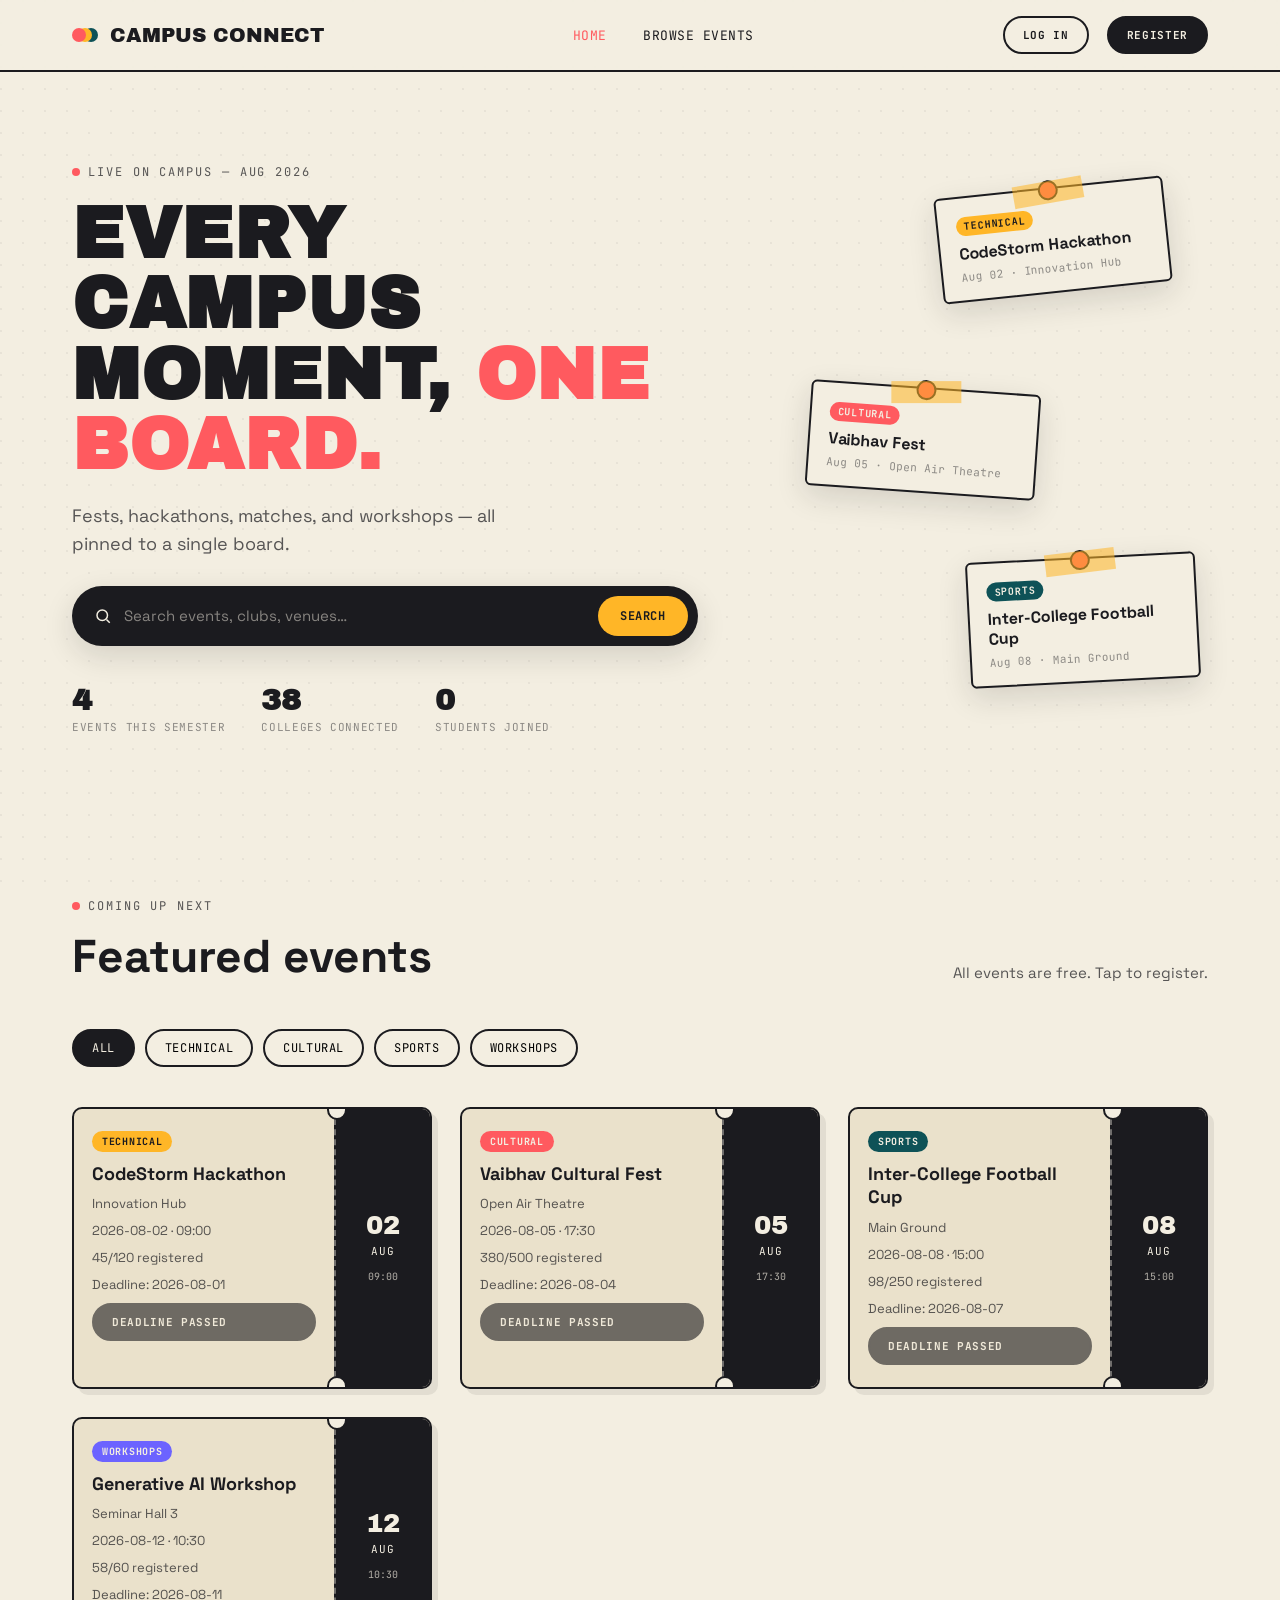
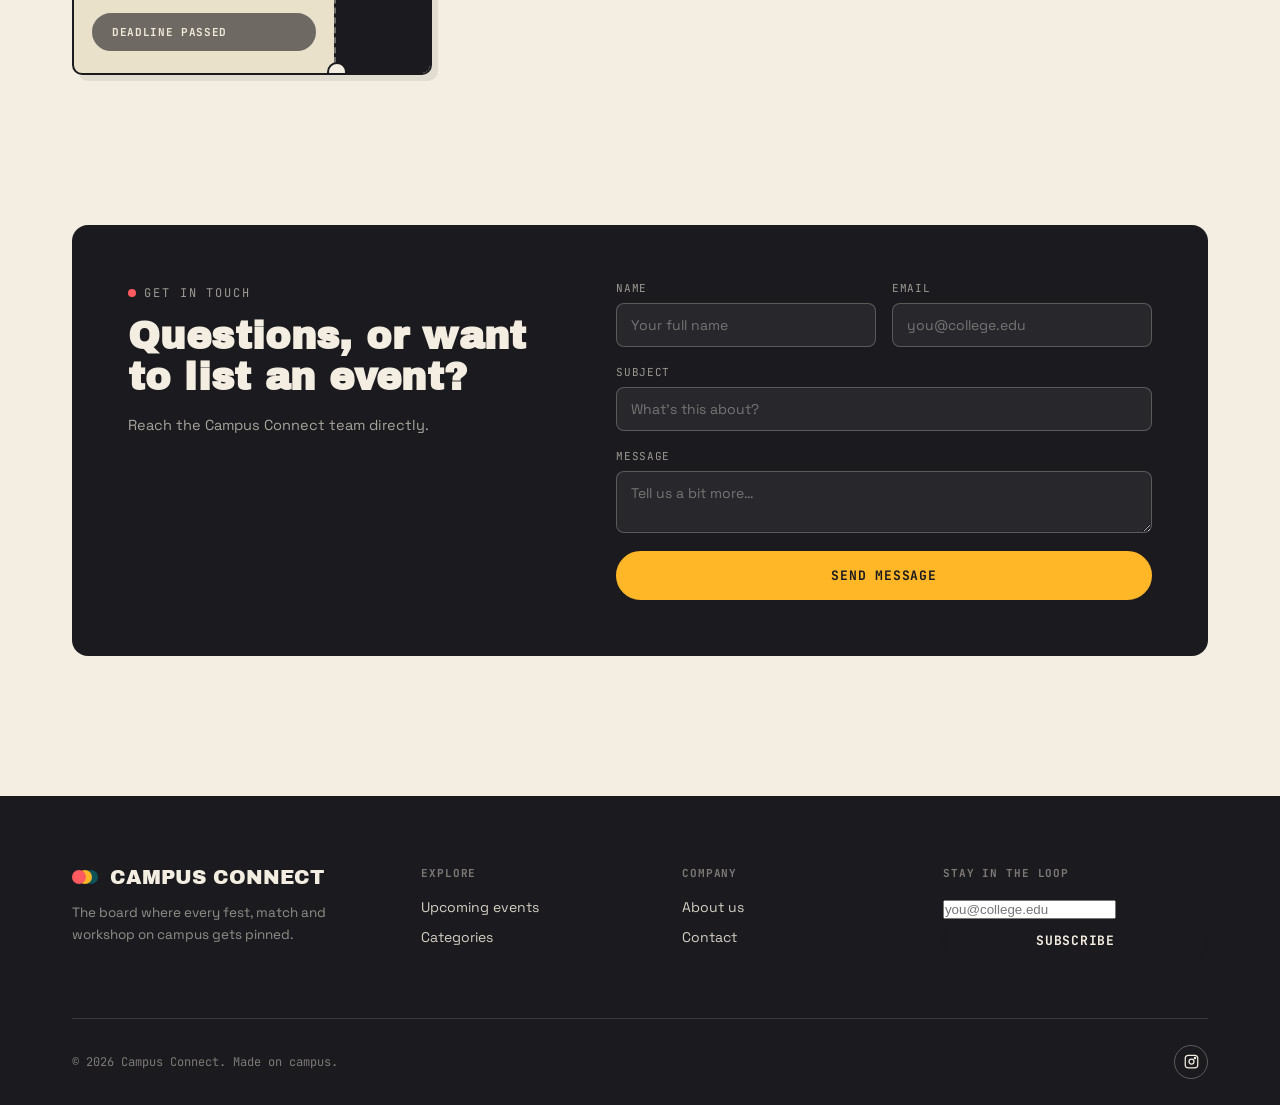
<file: event.html>
<!DOCTYPE html>
<html lang="en">
<head>
  <meta charset="UTF-8" />
  <meta name="viewport" content="width=device-width, initial-scale=1.0" />
  <title>Campus Connect — Event Management System</title>
  <link rel="preconnect" href="https://fonts.googleapis.com" />
  <link href="https://fonts.googleapis.com/css2?family=Archivo+Black&family=Space+Grotesk:wght@400;500;600;700&family=JetBrains+Mono:wght@400;500;700&display=swap" rel="stylesheet" />
  <style>
    /* ----- base styles (unchanged) ----- */
    :root {
      --ink: #1B1B1F;
      --ink-70: rgba(27, 27, 31, .72);
      --ink-45: rgba(27, 27, 31, .48);
      --paper: #F3EEE1;
      --paper-2: #EAE1CB;
      --paper-3: #E0D5B8;
      --marigold: #FFB627;
      --coral: #FF5A5F;
      --teal: #0E5257;
      --violet: #6C63FF;
      --line: rgba(27, 27, 31, .16);
      --shadow: 0 10px 30px rgba(27, 27, 31, .14);
    }
    * {
      box-sizing: border-box;
      margin: 0;
      padding: 0;
    }
    html {
      scroll-behavior: smooth;
    }
    body {
      background: var(--paper);
      color: var(--ink);
      font-family: 'Space Grotesk', sans-serif;
      -webkit-font-smoothing: antialiased;
      overflow-x: hidden;
    }
    body::before {
      content: "";
      position: fixed;
      inset: 0;
      background-image: radial-gradient(circle at 1px 1px, rgba(27, 27, 31, .05) 1px, transparent 0);
      background-size: 22px 22px;
      pointer-events: none;
      z-index: 0;
    }
    a {
      color: inherit;
      text-decoration: none;
    }
    ul {
      list-style: none;
    }
    .display {
      font-family: 'Archivo Black', sans-serif;
      text-transform: uppercase;
      letter-spacing: .01em;
    }
    .mono {
      font-family: 'JetBrains Mono', monospace;
    }
    .wrap {
      max-width: 1200px;
      margin: 0 auto;
      padding: 0 32px;
      position: relative;
      z-index: 1;
    }
    .eyebrow {
      font-family: 'JetBrains Mono', monospace;
      font-size: 12px;
      letter-spacing: .16em;
      text-transform: uppercase;
      display: inline-flex;
      align-items: center;
      gap: 8px;
      color: var(--ink-70);
    }
    .eyebrow::before {
      content: "";
      width: 8px;
      height: 8px;
      background: var(--coral);
      border-radius: 50%;
      display: inline-block;
    }
    section {
      position: relative;
      z-index: 1;
    }
    .btn {
      display: inline-flex;
      align-items: center;
      gap: 10px;
      font-family: 'JetBrains Mono', monospace;
      font-weight: 700;
      font-size: 13px;
      letter-spacing: .06em;
      text-transform: uppercase;
      padding: 14px 24px;
      border-radius: 100px;
      border: 2px solid var(--ink);
      background: var(--ink);
      color: var(--paper);
      cursor: pointer;
      transition: transform .18s ease, box-shadow .18s ease, background .18s ease, color .18s ease;
    }
    .btn:hover {
      transform: translate(-2px, -2px);
      box-shadow: 4px 4px 0 var(--ink);
    }
    .btn.ghost {
      background: transparent;
      color: var(--ink);
    }
    .btn.ghost:hover {
      background: var(--ink);
      color: var(--paper);
    }
    .btn.small {
      padding: 10px 18px;
      font-size: 11px;
    }
    .btn.coral {
      background: var(--coral);
      border-color: var(--coral);
    }
    .btn.coral:hover {
      background: var(--ink);
      border-color: var(--ink);
      box-shadow: 4px 4px 0 var(--coral);
    }
    .btn.teal {
      background: var(--teal);
      border-color: var(--teal);
    }
    .btn.teal:hover {
      background: var(--ink);
      border-color: var(--ink);
      box-shadow: 4px 4px 0 var(--teal);
    }
    .btn.marigold {
      background: var(--marigold);
      border-color: var(--marigold);
      color: var(--ink);
    }
    .btn.marigold:hover {
      background: var(--ink);
      border-color: var(--ink);
      color: var(--paper);
      box-shadow: 4px 4px 0 var(--marigold);
    }
    .btn.green {
      background: var(--teal);
      border-color: var(--teal);
      color: var(--paper);
    }
    .btn.green:hover {
      background: var(--ink);
      border-color: var(--ink);
      box-shadow: 4px 4px 0 var(--teal);
    }
    .btn[disabled] {
      opacity: .6;
      pointer-events: none;
      transform: none !important;
      box-shadow: none !important;
    }

    /* ----- navbar ----- */
    header.nav {
      position: sticky;
      top: 0;
      z-index: 50;
      background: rgba(243, 238, 225, .88);
      backdrop-filter: blur(10px);
      border-bottom: 2px solid var(--ink);
    }
    .nav-inner {
      max-width: 1200px;
      margin: 0 auto;
      padding: 16px 32px;
      display: flex;
      align-items: center;
      justify-content: space-between;
    }
    .logo {
      display: flex;
      align-items: center;
      gap: 10px;
      font-family: 'Archivo Black', sans-serif;
      font-size: 20px;
      text-transform: uppercase;
    }
    .logo .dot {
      width: 14px;
      height: 14px;
      background: var(--coral);
      border-radius: 50%;
      box-shadow: 6px 0 0 var(--marigold), 12px 0 0 var(--teal);
      margin-right: 14px;
    }
    .nav-links {
      display: flex;
      align-items: center;
      gap: 36px;
    }
    .nav-links a {
      font-family: 'JetBrains Mono', monospace;
      font-size: 13px;
      letter-spacing: .04em;
      text-transform: uppercase;
      position: relative;
      padding: 4px 0;
      cursor: pointer;
    }
    .nav-links a::after {
      content: "";
      position: absolute;
      left: 0;
      bottom: 0;
      width: 0;
      height: 2px;
      background: var(--coral);
      transition: width .2s ease;
    }
    .nav-links a:hover::after {
      width: 100%;
    }
    .nav-links a.active {
      color: var(--coral);
    }
    .nav-cta {
      display: flex;
      align-items: center;
      gap: 18px;
      flex-wrap: wrap;
    }
    .burger {
      display: none;
      flex-direction: column;
      gap: 5px;
      background: none;
      border: none;
      cursor: pointer;
      padding: 6px;
    }
    .burger span {
      width: 24px;
      height: 2px;
      background: var(--ink);
      display: block;
    }
    .user-badge {
      display: flex;
      align-items: center;
      gap: 10px;
      font-family: 'JetBrains Mono';
      font-size: 12px;
      background: var(--paper-2);
      padding: 6px 16px;
      border-radius: 100px;
      border: 2px solid var(--ink);
    }

    /* ----- hero ----- */
    .hero {
      padding: 88px 0 60px;
      position: relative;
      overflow: hidden;
    }
    .hero-grid {
      display: grid;
      grid-template-columns: 1.15fr .85fr;
      gap: 48px;
      align-items: center;
    }
    .hero h1 {
      font-size: clamp(40px, 5.6vw, 74px);
      line-height: .98;
      margin: 18px 0 22px;
    }
    .hero h1 .accent {
      color: var(--coral);
    }
    .hero p.lead {
      font-size: 18px;
      color: var(--ink-70);
      max-width: 480px;
      line-height: 1.55;
      margin-bottom: 32px;
    }
    .stats-row {
      display: flex;
      gap: 36px;
      flex-wrap: wrap;
    }
    .stat {
      display: flex;
      flex-direction: column;
    }
    .stat b {
      font-family: 'Archivo Black';
      font-size: 30px;
    }
    .stat span {
      font-family: 'JetBrains Mono';
      font-size: 11px;
      letter-spacing: .06em;
      text-transform: uppercase;
      color: var(--ink-45);
      margin-top: 4px;
    }
    .hero-board {
      position: relative;
      height: 520px;
    }
    .pin-card {
      position: absolute;
      background: var(--paper);
      border: 2px solid var(--ink);
      border-radius: 6px;
      padding: 16px 18px;
      box-shadow: var(--shadow);
      width: 230px;
    }
    .pin-card::before {
      content: "";
      position: absolute;
      top: -9px;
      left: 50%;
      transform: translateX(-50%);
      width: 16px;
      height: 16px;
      border-radius: 50%;
      background: var(--coral);
      border: 2px solid var(--ink);
    }
    .pin-card .tag {
      font-family: 'JetBrains Mono';
      font-size: 10px;
      text-transform: uppercase;
      letter-spacing: .08em;
      padding: 3px 8px;
      border-radius: 100px;
      display: inline-block;
      margin-bottom: 8px;
      font-weight: 700;
    }
    .pin-card h4 {
      font-family: 'Space Grotesk';
      font-weight: 700;
      font-size: 16px;
      margin-bottom: 6px;
      line-height: 1.25;
    }
    .pin-card .meta {
      font-family: 'JetBrains Mono';
      font-size: 11px;
      color: var(--ink-45);
    }
    .pc-1 {
      top: 0;
      right: 40px;
      transform: rotate(-6deg);
      z-index: 3;
    }
    .pc-1 .tag {
      background: var(--marigold);
    }
    .pc-2 {
      top: 200px;
      right: 170px;
      transform: rotate(4deg);
      z-index: 2;
    }
    .pc-2 .tag {
      background: var(--coral);
      color: var(--paper);
    }
    .pc-3 {
      top: 370px;
      right: 10px;
      transform: rotate(-3deg);
      z-index: 4;
    }
    .pc-3 .tag {
      background: var(--teal);
      color: var(--paper);
    }
    .washi {
      position: absolute;
      width: 70px;
      height: 22px;
      background: rgba(255, 182, 39, .55);
      top: -8px;
      left: 50%;
      transform: translateX(-50%) rotate(-4deg);
    }

    /* ----- search ----- */
    .search-wrap {
      margin-top: -4px;
    }
    .search-panel {
      background: var(--ink);
      color: var(--paper);
      border-radius: 100px;
      padding: 10px 10px 10px 22px;
      display: flex;
      align-items: center;
      gap: 12px;
      max-width: 640px;
      box-shadow: var(--shadow);
    }
    .search-panel input {
      flex: 1;
      background: transparent;
      border: none;
      outline: none;
      font-family: 'Space Grotesk';
      font-size: 15px;
      color: var(--paper);
      padding: 10px 0;
    }
    .search-panel input::placeholder {
      color: rgba(243, 238, 225, .5);
    }
    .search-panel button {
      background: var(--marigold);
      color: var(--ink);
      border: none;
      border-radius: 100px;
      padding: 12px 22px;
      font-family: 'JetBrains Mono';
      font-weight: 700;
      font-size: 12px;
      text-transform: uppercase;
      letter-spacing: .05em;
      cursor: pointer;
      transition: transform .15s ease;
    }
    .search-panel button:hover {
      transform: scale(1.04);
    }

    /* ----- section heads ----- */
    .sec-head {
      display: flex;
      justify-content: space-between;
      align-items: flex-end;
      margin-bottom: 44px;
      gap: 24px;
      flex-wrap: wrap;
    }
    .sec-head h2 {
      font-size: clamp(30px, 4vw, 46px);
      margin-top: 12px;
      max-width: 560px;
    }
    .sec-head p {
      color: var(--ink-70);
      max-width: 360px;
      font-size: 15px;
      line-height: 1.5;
    }

    /* ----- categories (decorative) ----- */
    .categories {
      padding: 100px 0 40px;
    }
    .cat-grid {
      display: grid;
      grid-template-columns: repeat(4, 1fr);
      gap: 22px;
    }
    .cat-card {
      background: var(--paper-2);
      border: 2px solid var(--ink);
      border-radius: 10px;
      padding: 26px 22px;
      position: relative;
      overflow: hidden;
      cursor: pointer;
      transition: transform .2s ease, box-shadow .2s ease;
    }
    .cat-card:nth-child(1) {
      transform: rotate(-1.4deg);
    }
    .cat-card:nth-child(2) {
      transform: rotate(1deg);
    }
    .cat-card:nth-child(3) {
      transform: rotate(-.8deg);
    }
    .cat-card:nth-child(4) {
      transform: rotate(1.6deg);
    }
    .cat-card:hover {
      transform: rotate(0deg) translateY(-6px);
      box-shadow: var(--shadow);
    }
    .cat-icon {
      width: 46px;
      height: 46px;
      border-radius: 50%;
      display: flex;
      align-items: center;
      justify-content: center;
      margin-bottom: 22px;
      border: 2px solid var(--ink);
    }
    .cat-card h3 {
      font-family: 'Archivo Black';
      font-size: 19px;
      margin-bottom: 8px;
    }
    .cat-card p {
      font-size: 13.5px;
      color: var(--ink-70);
      line-height: 1.5;
      margin-bottom: 18px;
    }
    .cat-count {
      font-family: 'JetBrains Mono';
      font-size: 11px;
      text-transform: uppercase;
      letter-spacing: .06em;
      color: var(--ink-45);
    }
    .cat-technical .cat-icon {
      background: var(--marigold);
    }
    .cat-cultural .cat-icon {
      background: var(--coral);
    }
    .cat-sports .cat-icon {
      background: var(--teal);
    }
    .cat-workshops .cat-icon {
      background: var(--violet);
    }

    /* ----- events (ticket stubs) ----- */
    .events {
      padding: 100px 0 40px;
    }
    .filter-row {
      display: flex;
      gap: 10px;
      margin-bottom: 40px;
      flex-wrap: wrap;
    }
    .chip {
      font-family: 'JetBrains Mono';
      font-size: 12px;
      text-transform: uppercase;
      letter-spacing: .05em;
      padding: 9px 18px;
      border-radius: 100px;
      border: 2px solid var(--ink);
      background: transparent;
      cursor: pointer;
      transition: all .15s ease;
    }
    .chip.active,
    .chip:hover {
      background: var(--ink);
      color: var(--paper);
    }
    .event-grid {
      display: grid;
      grid-template-columns: repeat(3, 1fr);
      gap: 28px;
    }
    .ticket {
      display: flex;
      background: var(--paper-2);
      border: 2px solid var(--ink);
      border-radius: 10px;
      overflow: hidden;
      box-shadow: 6px 6px 0 rgba(27, 27, 31, .08);
      transition: transform .2s ease, box-shadow .2s ease;
      opacity: 0;
      transform: translateY(18px);
    }
    .ticket.reveal {
      opacity: 1;
      transform: translateY(0);
    }
    .ticket:hover {
      transform: translateY(-6px);
      box-shadow: 8px 10px 0 rgba(27, 27, 31, .14);
    }
    .ticket-main {
      flex: 1;
      padding: 22px 18px;
      display: flex;
      flex-direction: column;
      gap: 10px;
    }
    .ticket-tag {
      align-self: flex-start;
      font-family: 'JetBrains Mono';
      font-size: 10px;
      text-transform: uppercase;
      letter-spacing: .07em;
      font-weight: 700;
      padding: 4px 10px;
      border-radius: 100px;
    }
    .tag-technical {
      background: var(--marigold);
    }
    .tag-cultural {
      background: var(--coral);
      color: var(--paper);
    }
    .tag-sports {
      background: var(--teal);
      color: var(--paper);
    }
    .tag-workshops {
      background: var(--violet);
      color: var(--paper);
    }
    .ticket-main h4 {
      font-size: 18px;
      line-height: 1.3;
    }
    .ticket-main .loc {
      font-size: 13px;
      color: var(--ink-70);
    }
    .ticket-stub {
      width: 96px;
      flex-shrink: 0;
      background: var(--ink);
      color: var(--paper);
      display: flex;
      flex-direction: column;
      align-items: center;
      justify-content: center;
      gap: 6px;
      position: relative;
      padding: 14px 6px;
      border-left: 2px dashed rgba(243, 238, 225, .4);
    }
    .ticket-stub::before,
    .ticket-stub::after {
      content: "";
      position: absolute;
      left: -9px;
      width: 16px;
      height: 16px;
      border-radius: 50%;
      background: var(--paper);
      border: 2px solid var(--ink);
    }
    .ticket-stub::before {
      top: -9px;
    }
    .ticket-stub::after {
      bottom: -9px;
    }
    .ticket-stub .day {
      font-family: 'Archivo Black';
      font-size: 26px;
      line-height: 1;
    }
    .ticket-stub .mon {
      font-family: 'JetBrains Mono';
      font-size: 11px;
      text-transform: uppercase;
      letter-spacing: .08em;
    }
    .ticket-stub .time {
      font-family: 'JetBrains Mono';
      font-size: 10px;
      opacity: .7;
      margin-top: 6px;
      text-align: center;
    }

    /* ----- why join (decorative) ----- */
    .why {
      padding: 110px 0 40px;
    }
    .why-grid {
      display: grid;
      grid-template-columns: .9fr 1.1fr;
      gap: 56px;
      align-items: center;
    }
    .why-list {
      display: flex;
      flex-direction: column;
      gap: 0;
    }
    .why-item {
      display: flex;
      gap: 20px;
      padding: 26px 0;
      border-bottom: 1px solid var(--line);
    }
    .why-item:first-child {
      border-top: 1px solid var(--line);
    }
    .why-num {
      font-family: 'JetBrains Mono';
      font-size: 13px;
      color: var(--ink-45);
      padding-top: 3px;
    }
    .why-item h4 {
      font-size: 19px;
      margin-bottom: 6px;
    }
    .why-item p {
      font-size: 14.5px;
      color: var(--ink-70);
      line-height: 1.55;
      max-width: 420px;
    }
    .why-visual {
      position: relative;
      height: 420px;
      border: 2px solid var(--ink);
      border-radius: 12px;
      background: repeating-linear-gradient(135deg, var(--paper-2), var(--paper-2) 18px, var(--paper-3) 18px, var(--paper-3) 36px);
      display: flex;
      align-items: center;
      justify-content: center;
      overflow: hidden;
    }
    .why-visual .badge {
      background: var(--paper);
      border: 2px solid var(--ink);
      border-radius: 14px;
      padding: 34px 30px;
      text-align: center;
      box-shadow: var(--shadow);
      transform: rotate(-2deg);
    }
    .why-visual .badge .big {
      font-family: 'Archivo Black';
      font-size: 52px;
      color: var(--coral);
    }
    .why-visual .badge span {
      font-family: 'JetBrains Mono';
      font-size: 11px;
      letter-spacing: .06em;
      text-transform: uppercase;
      color: var(--ink-70);
    }

    /* ----- testimonials (decorative) ----- */
    .testimonials {
      padding: 110px 0 40px;
    }
    .test-grid {
      display: grid;
      grid-template-columns: repeat(3, 1fr);
      gap: 26px;
    }
    .test-card {
      background: var(--paper);
      border: 2px solid var(--ink);
      border-radius: 10px;
      padding: 28px 24px;
      position: relative;
      box-shadow: var(--shadow);
    }
    .test-card:nth-child(1) {
      transform: rotate(-1.6deg);
    }
    .test-card:nth-child(2) {
      transform: rotate(1deg);
    }
    .test-card:nth-child(3) {
      transform: rotate(-.6deg);
    }
    .test-tape {
      position: absolute;
      top: -10px;
      left: 50%;
      transform: translateX(-50%) rotate(-3deg);
      width: 64px;
      height: 20px;
      background: rgba(108, 99, 255, .35);
    }
    .test-quote {
      font-size: 15.5px;
      line-height: 1.6;
      margin: 10px 0 20px;
    }
    .test-who {
      display: flex;
      align-items: center;
      gap: 12px;
    }
    .avatar {
      width: 38px;
      height: 38px;
      border-radius: 50%;
      border: 2px solid var(--ink);
      display: flex;
      align-items: center;
      justify-content: center;
      font-family: 'Archivo Black';
      font-size: 14px;
    }
    .test-who .name {
      font-weight: 700;
      font-size: 13.5px;
    }
    .test-who .role {
      font-family: 'JetBrains Mono';
      font-size: 11px;
      color: var(--ink-45);
    }

    /* ----- contact ----- */
    .contact {
      padding: 110px 0 40px;
    }
    .contact-panel {
      background: var(--ink);
      color: var(--paper);
      border-radius: 16px;
      padding: 56px;
      display: grid;
      grid-template-columns: .9fr 1.1fr;
      gap: 50px;
    }
    .contact-panel .eyebrow {
      color: rgba(243, 238, 225, .6);
    }
    .contact-panel h2 {
      font-size: clamp(26px, 3.4vw, 38px);
      margin: 14px 0 16px;
    }
    .contact-panel p.lead {
      color: rgba(243, 238, 225, .65);
      font-size: 14.5px;
      line-height: 1.6;
      max-width: 360px;
    }
    .contact-info {
      margin-top: 32px;
      display: flex;
      flex-direction: column;
      gap: 16px;
    }
    .contact-info div {
      font-family: 'JetBrains Mono';
      font-size: 13px;
      display: flex;
      gap: 10px;
    }
    .contact-info span.label {
      color: rgba(243, 238, 225, .45);
      width: 70px;
      flex-shrink: 0;
    }
    .form-row {
      display: flex;
      gap: 16px;
    }
    .form-group {
      flex: 1;
      margin-bottom: 18px;
      display: flex;
      flex-direction: column;
      gap: 8px;
    }
    .form-group label {
      font-family: 'JetBrains Mono';
      font-size: 11px;
      text-transform: uppercase;
      letter-spacing: .06em;
      color: rgba(243, 238, 225, .6);
    }
    .form-group input,
    .form-group textarea {
      background: rgba(243, 238, 225, .06);
      border: 1px solid rgba(243, 238, 225, .25);
      border-radius: 8px;
      padding: 12px 14px;
      color: var(--paper);
      font-family: 'Space Grotesk';
      font-size: 14px;
      outline: none;
      width: 100%;
    }
    .form-group input:focus,
    .form-group textarea:focus {
      border-color: var(--marigold);
    }
    .contact-panel .btn {
      background: var(--marigold);
      border-color: var(--marigold);
      color: var(--ink);
      width: 100%;
      justify-content: center;
    }
    .contact-panel .btn:hover {
      box-shadow: 4px 4px 0 rgba(243, 238, 225, .4);
    }

    /* ----- footer ----- */
    footer {
      background: var(--ink);
      color: var(--paper);
      margin-top: 100px;
      padding-top: 70px;
    }
    .footer-top {
      display: grid;
      grid-template-columns: 1.4fr 1fr 1fr 1.2fr;
      gap: 40px;
      padding-bottom: 56px;
      border-bottom: 1px solid rgba(243, 238, 225, .15);
    }
    .footer-brand .logo {
      color: var(--paper);
    }
    .footer-brand p {
      color: rgba(243, 238, 225, .55);
      font-size: 13.5px;
      margin-top: 14px;
      max-width: 260px;
      line-height: 1.6;
    }
    .footer-col h5 {
      font-family: 'JetBrains Mono';
      font-size: 11px;
      text-transform: uppercase;
      letter-spacing: .08em;
      color: rgba(243, 238, 225, .45);
      margin-bottom: 18px;
    }
    .footer-col a {
      display: block;
      font-size: 14px;
      color: rgba(243, 238, 225, .85);
      margin-bottom: 12px;
      transition: color .15s ease;
    }
    .footer-col a:hover {
      color: var(--marigold);
    }
    .footer-newsletter input {
      width: 100%;
      background: rgba(243, 238, 225, .06);
      border: 1px solid rgba(243, 238, 225, .25);
      border-radius: 8px;
      padding: 11px 14px;
      color: var(--paper);
      font-family: 'Space Grotesk';
      font-size: 13.5px;
      margin-bottom: 10px;
      outline: none;
    }
    .footer-bottom {
      display: flex;
      justify-content: space-between;
      align-items: center;
      padding: 26px 0;
      flex-wrap: wrap;
      gap: 12px;
    }
    .footer-bottom p {
      font-family: 'JetBrains Mono';
      font-size: 12px;
      color: rgba(243, 238, 225, .45);
    }
    .socials {
      display: flex;
      gap: 14px;
    }
    .socials a {
      width: 34px;
      height: 34px;
      border: 1px solid rgba(243, 238, 225, .3);
      border-radius: 50%;
      display: flex;
      align-items: center;
      justify-content: center;
      transition: all .15s ease;
    }
    .socials a:hover {
      background: var(--marigold);
      border-color: var(--marigold);
    }

    /* ----- overlays ----- */
    .overlay {
      display: none;
      position: fixed;
      inset: 0;
      background: rgba(27, 27, 31, .5);
      backdrop-filter: blur(6px);
      z-index: 999;
      align-items: center;
      justify-content: center;
      padding: 1.5rem;
    }
    .overlay.open {
      display: flex;
    }
    .overlay-card {
      background: var(--paper);
      border: 2px solid var(--ink);
      border-radius: 12px;
      padding: 2.5rem;
      max-width: 520px;
      width: 100%;
      box-shadow: 10px 10px 0 rgba(27, 27, 31, .12);
      position: relative;
      max-height: 90vh;
      overflow-y: auto;
    }
    .overlay-close {
      position: absolute;
      top: 14px;
      right: 18px;
      font-size: 24px;
      background: none;
      border: none;
      cursor: pointer;
      color: var(--ink);
      opacity: .5;
      transition: opacity .15s;
    }
    .overlay-close:hover {
      opacity: 1;
    }
    .overlay-card .brand {
      display: flex;
      align-items: center;
      gap: 12px;
      margin-bottom: 1.5rem;
    }
    .overlay-card .brand .dot {
      width: 14px;
      height: 14px;
      background: var(--coral);
      border-radius: 50%;
      box-shadow: 6px 0 0 var(--marigold), 12px 0 0 var(--teal);
    }
    .overlay-card .brand h1 {
      font-family: 'Archivo Black';
      font-size: 22px;
      text-transform: uppercase;
    }
    .overlay-card .role-tabs {
      display: flex;
      gap: 8px;
      margin-bottom: 1.5rem;
      flex-wrap: wrap;
    }
    .overlay-card .role-btn {
      font-family: 'JetBrains Mono';
      font-size: 11px;
      font-weight: 700;
      text-transform: uppercase;
      padding: 6px 16px;
      border-radius: 100px;
      border: 2px solid var(--ink);
      background: transparent;
      cursor: pointer;
      transition: all .15s ease;
    }
    .overlay-card .role-btn.active {
      background: var(--ink);
      color: var(--paper);
    }
    .input-group {
      margin-bottom: 1.2rem;
      display: flex;
      flex-direction: column;
      gap: 4px;
    }
    .input-group label {
      font-family: 'JetBrains Mono';
      font-size: 10px;
      text-transform: uppercase;
      letter-spacing: .06em;
      color: var(--ink-70);
    }
    .input-group input,
    .input-group select,
    .input-group textarea {
      background: rgba(27, 27, 31, .04);
      border: 1px solid rgba(27, 27, 31, .25);
      border-radius: 6px;
      padding: 10px 14px;
      font-family: 'Space Grotesk';
      font-size: 14px;
      color: var(--ink);
      outline: none;
      width: 100%;
    }
    .input-group select {
      appearance: none;
      background-image: url("data:image/svg+xml,%3Csvg xmlns='http://www.w3.org/2000/svg' width='12' height='8' viewBox='0 0 12 8'%3E%3Cpath d='M1 1l5 5 5-5' stroke='%231B1B1F' stroke-width='2' fill='none'/%3E%3C/svg%3E");
      background-repeat: no-repeat;
      background-position: right 14px center;
      cursor: pointer;
    }
    .input-group input:focus,
    .input-group select:focus,
    .input-group textarea:focus {
      border-color: var(--coral);
      box-shadow: 0 0 0 3px rgba(255, 90, 95, .15);
    }
    .flex-row {
      display: flex;
      justify-content: space-between;
      align-items: center;
      margin: 1rem 0 1.5rem;
      flex-wrap: wrap;
      gap: 8px;
    }
    .remember {
      display: flex;
      align-items: center;
      gap: 6px;
      font-size: 13px;
    }
    .forgot-link {
      font-family: 'JetBrains Mono';
      font-size: 11px;
      font-weight: 700;
      text-transform: uppercase;
      border-bottom: 2px solid transparent;
      transition: border-color .15s;
      cursor: pointer;
    }
    .forgot-link:hover {
      border-bottom-color: var(--coral);
    }

    /* ----- dashboard cards ----- */
    .stat-card {
      background: var(--paper);
      border: 2px solid var(--ink);
      border-radius: 8px;
      padding: 20px 24px;
      box-shadow: var(--shadow);
      display: flex;
      align-items: center;
      gap: 16px;
    }
    .stat-card .icon {
      width: 48px;
      height: 48px;
      border-radius: 50%;
      display: flex;
      align-items: center;
      justify-content: center;
      font-size: 22px;
      border: 2px solid var(--ink);
    }
    .stat-card .info h4 {
      font-size: 13px;
      color: var(--ink-70);
      font-weight: 500;
    }
    .stat-card .info .num {
      font-family: 'Archivo Black';
      font-size: 28px;
    }

    /* ----- table ----- */
    .table-wrap {
      overflow-x: auto;
      border: 2px solid var(--ink);
      border-radius: 8px;
      background: var(--paper);
    }
    table {
      width: 100%;
      border-collapse: collapse;
      font-size: 14px;
    }
    th,
    td {
      padding: 12px 16px;
      text-align: left;
      border-bottom: 1px solid var(--line);
    }
    th {
      font-family: 'JetBrains Mono';
      font-size: 11px;
      text-transform: uppercase;
      letter-spacing: .06em;
      background: var(--paper-2);
    }
    tr:last-child td {
      border-bottom: none;
    }
    .badge {
      display: inline-block;
      padding: 2px 12px;
      border-radius: 100px;
      font-size: 11px;
      font-weight: 700;
      font-family: 'JetBrains Mono';
      text-transform: uppercase;
      border: 1px solid var(--ink);
    }
    .badge-yellow {
      background: var(--marigold);
    }
    .badge-green {
      background: var(--teal);
      color: var(--paper);
    }
    .badge-red {
      background: var(--coral);
      color: var(--paper);
    }
    .badge-purple {
      background: var(--violet);
      color: var(--paper);
    }
    .badge-pending {
      background: #fbbf24;
      color: var(--ink);
    }

    /* ----- profile card ----- */
    .profile-card {
      background: var(--paper-2);
      border: 2px solid var(--ink);
      border-radius: 12px;
      padding: 28px 32px;
      box-shadow: var(--shadow);
      margin-bottom: 40px;
    }
    .profile-grid {
      display: grid;
      grid-template-columns: 1fr 1fr;
      gap: 16px 32px;
    }
    .profile-item {
      display: flex;
      flex-direction: column;
      gap: 2px;
    }
    .profile-item label {
      font-family: 'JetBrains Mono';
      font-size: 10px;
      text-transform: uppercase;
      letter-spacing: .05em;
      color: var(--ink-45);
    }
    .profile-item span {
      font-size: 15px;
      font-weight: 500;
    }
    .profile-actions {
      display: flex;
      gap: 12px;
      margin-top: 20px;
      flex-wrap: wrap;
    }

    /* ----- grid helpers ----- */
    .grid-2 {
      display: grid;
      grid-template-columns: 1fr 1fr;
      gap: 28px;
    }
    .grid-3 {
      display: grid;
      grid-template-columns: repeat(3, 1fr);
      gap: 28px;
    }
    .grid-4 {
      display: grid;
      grid-template-columns: repeat(4, 1fr);
      gap: 24px;
    }
    .text-muted {
      color: var(--ink-70);
    }
    .text-small {
      font-size: 13px;
    }
    .text-center {
      text-align: center;
    }
    .mt-2 {
      margin-top: 2rem;
    }
    .mb-2 {
      margin-bottom: 2rem;
    }
    hr {
      border: none;
      border-top: 2px solid var(--line);
      margin: 2rem 0;
    }
    .page {
      display: none;
    }
    .page.active {
      display: block;
    }
    .reveal-on-scroll {
      opacity: 0;
      transform: translateY(24px);
      transition: opacity .6s ease, transform .6s ease;
    }
    .reveal-on-scroll.in {
      opacity: 1;
      transform: translateY(0);
    }

    /* ----- responsive ----- */
    @media (max-width: 980px) {
      .hero-grid {
        grid-template-columns: 1fr;
      }
      .hero-board {
        display: none;
      }
      .cat-grid {
        grid-template-columns: repeat(2, 1fr);
      }
      .event-grid {
        grid-template-columns: repeat(2, 1fr);
      }
      .why-grid {
        grid-template-columns: 1fr;
      }
      .test-grid {
        grid-template-columns: 1fr;
      }
      .contact-panel {
        grid-template-columns: 1fr;
        padding: 36px;
      }
      .footer-top {
        grid-template-columns: 1fr 1fr;
      }
      .grid-2,
      .grid-3,
      .grid-4 {
        grid-template-columns: 1fr 1fr;
      }
      .profile-grid {
        grid-template-columns: 1fr;
      }
    }
    @media (max-width: 640px) {
      .nav-links {
        display: none;
      }
      .burger {
        display: flex;
      }
      .cat-grid,
      .event-grid,
      .grid-2,
      .grid-3,
      .grid-4 {
        grid-template-columns: 1fr;
      }
      .footer-top {
        grid-template-columns: 1fr;
      }
      .form-row {
        flex-direction: column;
        gap: 0;
      }
      .stats-row {
        gap: 22px;
      }
      .wrap {
        padding: 0 20px;
      }
      .overlay-card {
        padding: 1.5rem;
      }
      .profile-actions {
        flex-direction: column;
      }
    }
    @media (prefers-reduced-motion: reduce) {
      * {
        animation: none !important;
        transition: none !important;
      }
    }
  </style>
</head>
<body>

  <!-- ===== NAVBAR ===== -->
  <header class="nav">
    <div class="nav-inner">
      <a href="#" class="logo" onclick="showPage('home')"><span class="dot"></span>Campus Connect</a>
      <nav class="nav-links" id="navLinks">
        <a class="active" data-page="home">Home</a>
        <a data-page="browse">Browse Events</a>
        <a data-page="dashboard" style="display:none;">Dashboard</a>
        <a data-page="myevents" style="display:none;">My Events</a>
        <a data-page="admin" style="display:none;">Admin</a>
      </nav>
      <div class="nav-cta">
        <span id="userBadge" class="user-badge" style="display:none;">👤 <span id="userName">User</span></span>
        <a href="#" class="btn ghost small" id="loginBtn" onclick="openLogin()">Log In</a>
        <a href="#" class="btn small" id="registerBtn" onclick="openRegister()">Register</a>
        <a href="#" class="btn small" style="display:none; background:var(--coral); border-color:var(--coral);" id="logoutBtn" onclick="logout()">Logout</a>
        <button class="burger" aria-label="Menu" onclick="toggleMenu()"><span></span><span></span><span></span></button>
      </div>
    </div>
  </header>

  <!-- ===== LOGIN OVERLAY ===== -->
  <div class="overlay" id="loginOverlay">
    <div class="overlay-card">
      <button class="overlay-close" onclick="closeLogin()">✕</button>
      <div class="brand"><span class="dot"></span><h1>Campus Connect</h1></div>
      <span class="eyebrow">sign in · with student ID</span>
      <div class="role-tabs" id="loginRoleTabs">
        <button class="role-btn active" data-role="student">🎓 Student</button>
        <button class="role-btn" data-role="admin">⚡ Admin</button>
      </div>
      <form onsubmit="handleLogin(event)">
        <div class="input-group">
          <label>Register Number / Student ID</label>
          <input id="loginRegNo" type="text" placeholder="e.g. 2024CS101" required />
        </div>
        <div class="flex-row">
          <label class="remember"><input type="checkbox" checked> Remember me</label>
        </div>
        <button class="btn" style="width:100%; justify-content:center;" type="submit">Log in →</button>
      </form>
      <div class="text-center mt-2 text-muted text-small">Don't have an account? <a href="#" onclick="closeLogin();openRegister()" style="font-weight:700;border-bottom:2px solid var(--coral);">Register</a></div>
    </div>
  </div>

  <!-- ===== REGISTER OVERLAY ===== -->
  <div class="overlay" id="registerOverlay">
    <div class="overlay-card" style="max-width:560px;">
      <button class="overlay-close" onclick="closeRegister()">✕</button>
      <div class="brand"><span class="dot"></span><h1>Campus Connect</h1></div>
      <span class="eyebrow">create account · join the board</span>
      <form onsubmit="handleRegister(event)">
        <div class="grid-2" style="gap:1rem;">
          <div class="input-group" style="grid-column:1/-1;"><label>Full Name</label><input id="regName" type="text" placeholder="e.g. Priya Menon" required /></div>
          <div class="input-group"><label>Register Number</label><input id="regNumber" type="text" placeholder="e.g. 2024CS101" required /></div>
          <div class="input-group">
            <label>Department</label>
            <select id="regDept" required>
              <option value="">Select</option>
              <option value="Computer Science">Computer Science</option>
              <option value="Information Technology">Information Technology</option>
              <option value="Food Technology">Food Technology</option>
              <option value="Civil">Civil</option>
              <option value="AIML">AIML</option>
              <option value="Agricultural Engineering">Agricultural Engineering</option>
              <option value="Cybersecurity">Cybersecurity</option>
            </select>
          </div>
          <div class="input-group">
            <label>Year</label>
            <select id="regYear" required>
              <option value="">Select</option>
              <option value="1">1st Year</option>
              <option value="2">2nd Year</option>
              <option value="3">3rd Year</option>
              <option value="4">4th Year</option>
            </select>
          </div>
          <div class="input-group" style="grid-column:1/-1;"><label>Email</label><input id="regEmail" type="email" placeholder="you@college.edu" required /></div>
          <div class="input-group" style="grid-column:1/-1;"><label>Phone</label><input id="regPhone" type="tel" placeholder="+91 98765 43210" required /></div>
          <div class="input-group"><label>Password</label><input id="regPassword" type="password" placeholder="••••••••" required /></div>
          <div class="input-group"><label>Confirm Password</label><input id="regConfirm" type="password" placeholder="••••••••" required /></div>
        </div>
        <button class="btn" style="width:100%; justify-content:center; margin-top:0.5rem;" type="submit">Create account →</button>
      </form>
      <div class="text-center mt-2 text-muted text-small">Already have an account? <a href="#" onclick="closeRegister();openLogin()" style="font-weight:700;border-bottom:2px solid var(--coral);">Log in</a></div>
    </div>
  </div>

  <!-- ===== ADMIN CREATE EVENT OVERLAY ===== -->
  <div class="overlay" id="adminCreateEventOverlay">
    <div class="overlay-card" style="max-width:600px;">
      <button class="overlay-close" onclick="closeAdminCreateEvent()">✕</button>
      <div class="brand"><span class="dot"></span><h1>Add Event</h1></div>
      <form onsubmit="handleAdminCreateEvent(event)">
        <div class="input-group"><label>Event Name</label><input id="aevName" type="text" placeholder="e.g. CodeStorm Hackathon" required /></div>
        <div class="input-group"><label>Category</label>
          <select id="aevCategory" required>
            <option value="">Select</option>
            <option value="Technical">Technical</option>
            <option value="Cultural">Cultural</option>
            <option value="Sports">Sports</option>
            <option value="Workshops">Workshops</option>
          </select>
        </div>
        <div class="grid-2">
          <div class="input-group"><label>Date</label><input id="aevDate" type="date" required /></div>
          <div class="input-group"><label>Time</label><input id="aevTime" type="time" required /></div>
        </div>
        <div class="input-group"><label>Venue</label><input id="aevVenue" type="text" placeholder="e.g. Innovation Hub" required /></div>
        <div class="input-group"><label>Description</label><textarea id="aevDesc" placeholder="Describe your event..." rows="3"></textarea></div>
        <div class="grid-2">
          <div class="input-group"><label>Registration Limit</label><input id="aevLimit" type="number" placeholder="100" value="100" required /></div>
          <div class="input-group"><label>Registration Deadline</label><input id="aevDeadline" type="date" required /></div>
        </div>
        <button class="btn" style="width:100%; justify-content:center; margin-top:0.5rem;" type="submit">Create Event →</button>
      </form>
    </div>
  </div>

  <!-- ============================================================ -->
  <!-- ===== PAGE: HOME ===== -->
  <div class="page active" id="page-home">
    <section class="hero">
      <div class="wrap hero-grid">
        <div>
          <span class="eyebrow">Live on campus — Aug 2026</span>
          <h1 class="display">Every campus<br />moment, <span class="accent">one board.</span></h1>
          <p class="lead">Fests, hackathons, matches, and workshops — all pinned to a single board.</p>
          <div class="search-wrap">
            <div class="search-panel">
              <svg width="18" height="18" viewBox="0 0 24 24" fill="none" stroke="currentColor" stroke-width="2"><circle cx="11" cy="11" r="7"/><line x1="21" y1="21" x2="16.65" y2="16.65"/></svg>
              <input id="homeSearch" type="text" placeholder="Search events, clubs, venues…" />
              <button onclick="searchEvents()">Search</button>
            </div>
          </div>
          <div class="stats-row" style="margin-top:38px;">
            <div class="stat"><b id="totalEventsStat">0</b><span>Events this semester</span></div>
            <div class="stat"><b>38</b><span>Colleges connected</span></div>
            <div class="stat"><b id="totalStudentsStat">0</b><span>Students joined</span></div>
          </div>
        </div>
        <div class="hero-board">
          <div class="pin-card pc-1"><div class="washi"></div><span class="tag" style="color:var(--ink);">Technical</span><h4>CodeStorm Hackathon</h4><div class="meta">Aug 02 · Innovation Hub</div></div>
          <div class="pin-card pc-2"><div class="washi"></div><span class="tag">Cultural</span><h4>Vaibhav Fest</h4><div class="meta">Aug 05 · Open Air Theatre</div></div>
          <div class="pin-card pc-3"><div class="washi"></div><span class="tag">Sports</span><h4>Inter-College Football Cup</h4><div class="meta">Aug 08 · Main Ground</div></div>
        </div>
      </div>
    </section>

    <!-- Profile Section (shown after login) -->
    <section id="profileSection" style="display:none; padding:0 0 40px;">
      <div class="wrap">
        <div class="profile-card">
          <div style="display:flex; justify-content:space-between; align-items:flex-start; flex-wrap:wrap; gap:12px;">
            <h2 style="font-size:24px;">👋 Welcome, <span id="profileName"></span></h2>
            <span class="badge badge-green" id="profileRole"></span>
          </div>
          <div class="profile-grid" style="margin-top:16px;">
            <div class="profile-item"><label>Register Number</label><span id="profileRegNo"></span></div>
            <div class="profile-item"><label>Email</label><span id="profileEmail"></span></div>
            <div class="profile-item"><label>Department</label><span id="profileDept"></span></div>
            <div class="profile-item"><label>Year</label><span id="profileYear"></span></div>
            <div class="profile-item"><label>Phone</label><span id="profilePhone"></span></div>
            <div class="profile-item"><label>Registered Events</label><span id="profileRegCount">0</span></div>
            <div class="profile-item"><label>Upcoming Events</label><span id="profileUpcomingCount">0</span></div>
          </div>
          <div class="profile-actions">
            <button class="btn small teal" onclick="showPage('browse')">Browse Events</button>
            <button class="btn small marigold" onclick="showPage('myevents')">My Events</button>
            <button class="btn small coral" onclick="logout()">Logout</button>
          </div>
        </div>
      </div>
    </section>

    <section class="events" id="events">
      <div class="wrap">
        <div class="sec-head"><div><span class="eyebrow">Coming up next</span><h2>Featured events</h2></div><p>All events are free. Tap to register.</p></div>
        <div class="filter-row">
          <button class="chip active" data-filter="All" onclick="filterEvents('All')">All</button>
          <button class="chip" data-filter="Technical" onclick="filterEvents('Technical')">Technical</button>
          <button class="chip" data-filter="Cultural" onclick="filterEvents('Cultural')">Cultural</button>
          <button class="chip" data-filter="Sports" onclick="filterEvents('Sports')">Sports</button>
          <button class="chip" data-filter="Workshops" onclick="filterEvents('Workshops')">Workshops</button>
        </div>
        <div class="event-grid" id="homeEventGrid"></div>
      </div>
    </section>

    <section class="contact"><div class="wrap"><div class="contact-panel">
      <div><span class="eyebrow">Get in touch</span><h2 class="display" style="text-transform:none;">Questions, or want<br />to list an event?</h2><p class="lead">Reach the Campus Connect team directly.</p></div>
      <form onsubmit="event.preventDefault(); this.querySelector('.btn').textContent='Sent ✓';"><div class="form-row"><div class="form-group"><label>Name</label><input type="text" placeholder="Your full name" required /></div><div class="form-group"><label>Email</label><input type="email" placeholder="you@college.edu" required /></div></div><div class="form-group"><label>Subject</label><input type="text" placeholder="What's this about?" /></div><div class="form-group"><label>Message</label><textarea placeholder="Tell us a bit more…" required></textarea></div><button class="btn" type="submit">Send message</button></form>
    </div></div></section>
  </div>

  <!-- ===== PAGE: BROWSE ===== -->
  <div class="page" id="page-browse">
    <section style="padding:100px 0 40px;">
      <div class="wrap">
        <div class="sec-head"><div><span class="eyebrow">Discover</span><h2>Browse All Events</h2></div></div>
        <div class="filter-row">
          <button class="chip active" data-filter="All" onclick="filterEvents('All')">All</button>
          <button class="chip" data-filter="Technical" onclick="filterEvents('Technical')">Technical</button>
          <button class="chip" data-filter="Cultural" onclick="filterEvents('Cultural')">Cultural</button>
          <button class="chip" data-filter="Sports" onclick="filterEvents('Sports')">Sports</button>
          <button class="chip" data-filter="Workshops" onclick="filterEvents('Workshops')">Workshops</button>
        </div>
        <div class="event-grid" id="browseEventGrid"></div>
      </div>
    </section>
  </div>

  <!-- ===== PAGE: DASHBOARD (student) ===== -->
  <div class="page" id="page-dashboard">
    <section style="padding:100px 0 40px;">
      <div class="wrap">
        <div class="sec-head"><div><span class="eyebrow">Student</span><h2>Dashboard</h2></div></div>
        <div class="grid-4" style="margin-bottom:40px;">
          <div class="stat-card"><div class="icon" style="background:var(--marigold);">📋</div><div class="info"><h4>Registered</h4><div class="num" id="dashRegistered">0</div></div></div>
          <div class="stat-card"><div class="icon" style="background:var(--teal);">📅</div><div class="info"><h4>Upcoming</h4><div class="num" id="dashUpcoming">0</div></div></div>
          <div class="stat-card"><div class="icon" style="background:var(--violet);">🎓</div><div class="info"><h4>Certificates</h4><div class="num" id="dashCertificates">0</div></div></div>
          <div class="stat-card"><div class="icon" style="background:var(--coral);">🔔</div><div class="info"><h4>Notifications</h4><div class="num" id="dashNotifications">0</div></div></div>
        </div>
        <div class="grid-2">
          <div><h3>Your Registered Events</h3><div id="dashEventList" style="margin-top:16px;"></div></div>
          <div><h3>Quick Actions</h3><div style="margin-top:16px; display:flex; flex-direction:column; gap:12px;"><button class="btn" style="width:100%; justify-content:center;" onclick="showPage('browse')">Browse Events</button><button class="btn coral" style="width:100%; justify-content:center;" onclick="showPage('myevents')">My Events</button></div></div>
        </div>
      </div>
    </section>
  </div>

  <!-- ===== PAGE: MY EVENTS ===== -->
  <div class="page" id="page-myevents">
    <section style="padding:100px 0 40px;">
      <div class="wrap">
        <div class="sec-head"><div><span class="eyebrow">Student</span><h2>My Events</h2></div><p>All your registered events.</p></div>
        <div class="event-grid" id="myEventsList"></div>
      </div>
    </section>
  </div>

  <!-- ===== PAGE: ADMIN ===== -->
  <div class="page" id="page-admin">
    <section style="padding:100px 0 40px;">
      <div class="wrap">
        <div class="sec-head">
          <div><span class="eyebrow">Admin</span><h2>Dashboard</h2></div>
          <button class="btn marigold" onclick="openAdminCreateEvent()">+ Add Event</button>
        </div>
        <div class="grid-4" style="margin-bottom:40px;">
          <div class="stat-card"><div class="icon" style="background:var(--violet);">👨‍🎓</div><div class="info"><h4>Students</h4><div class="num" id="adminStudents">0</div></div></div>
          <div class="stat-card"><div class="icon" style="background:var(--marigold);">📋</div><div class="info"><h4>Total Events</h4><div class="num" id="adminEvents">0</div></div></div>
          <div class="stat-card"><div class="icon" style="background:var(--teal);">✅</div><div class="info"><h4>Active</h4><div class="num" id="adminActive">0</div></div></div>
          <div class="stat-card"><div class="icon" style="background:var(--coral);">📊</div><div class="info"><h4>Registrations</h4><div class="num" id="adminRegistrations">0</div></div></div>
        </div>
        <!-- User table -->
        <div style="margin-top:32px;">
          <h3>Registered Users</h3>
          <div class="table-wrap"><table><thead><tr><th>Name</th><th>Reg No</th><th>Email</th><th>Dept</th><th>Year</th><th>Phone</th><th>Role</th></tr></thead><tbody id="adminUserTable"></tbody></table></div>
        </div>
        <div style="margin-top:40px;">
          <h3>All Events</h3>
          <div id="adminEventList" style="margin-top:16px;"></div>
        </div>
      </div>
    </section>
  </div>

  <!-- ===== FOOTER ===== -->
  <footer><div class="wrap"><div class="footer-top"><div class="footer-brand"><a href="#" class="logo"><span class="dot"></span>Campus Connect</a><p>The board where every fest, match and workshop on campus gets pinned.</p></div><div class="footer-col"><h5>Explore</h5><a href="#events">Upcoming events</a><a href="#">Categories</a></div><div class="footer-col"><h5>Company</h5><a href="#">About us</a><a href="#contact">Contact</a></div><div class="footer-col"><h5>Stay in the loop</h5><input type="email" placeholder="you@college.edu" /><button class="btn" style="width:100%; justify-content:center; padding:11px;">Subscribe</button></div></div><div class="footer-bottom"><p>© 2026 Campus Connect. Made on campus.</p><div class="socials"><a href="#"><svg width="15" height="15" viewBox="0 0 24 24" fill="none" stroke="#F3EEE1" stroke-width="2"><rect x="2" y="2" width="20" height="20" rx="5"/><circle cx="12" cy="12" r="4"/><circle cx="17.5" cy="6.5" r="1"/></svg></a></div></div></div></footer>

  <script>
    // ================================================================
    // DATA STORE with localStorage
    // ================================================================
    let DB = { users: [], events: [], registrations: [] };
    let currentUser = null;
    let currentFilter = 'All';
    let nextId = { user: 1, event: 1, registration: 1 };

    function loadData() {
      const saved = localStorage.getItem('campusDB_v2');
      if (saved) {
        try {
          const parsed = JSON.parse(saved);
          DB.users = parsed.users || [];
          DB.events = parsed.events || [];
          DB.registrations = parsed.registrations || [];
          nextId = parsed.nextId || { user: 1, event: 1, registration: 1 };
          // ensure all events have status
          DB.events.forEach(e => { if (!e.status) e.status = 'approved'; });
          return;
        } catch (e) { console.warn('Invalid data, resetting'); }
      }
      // No default events — only admins create events.
      DB.users = [];
      DB.events = [];
      DB.registrations = [];
      nextId = { user: 1, event: 1, registration: 1 };
      // Create a default admin for convenience
      const admin = {
        id: nextId.user++,
        name: 'Admin User',
        email: 'admin@campus.edu',
        password: 'admin123',
        role: 'admin',
        regNumber: 'ADMIN001',
        department: 'Administration',
        year: 0,
        phone: '+91 99999 99999',
        registeredAt: new Date().toISOString()
      };
      DB.users.push(admin);
      saveData();
    }

    function saveData() {
      localStorage.setItem('campusDB_v2', JSON.stringify({
        users: DB.users,
        events: DB.events,
        registrations: DB.registrations,
        nextId: nextId
      }));
    }

    function findUserByRegNo(regNo) {
      return DB.users.find(u => u.regNumber && u.regNumber.toLowerCase() === regNo.toLowerCase());
    }

    function findUserByEmail(email) {
      return DB.users.find(u => u.email.toLowerCase() === email.toLowerCase());
    }

    function getEvent(id) { return DB.events.find(e => e.id === id); }

    function getRegistrationsForUser(userId) {
      return DB.registrations.filter(r => r.userId === userId);
    }

    function isRegistered(userId, eventId) {
      return DB.registrations.some(r => r.userId === userId && r.eventId === eventId);
    }

    // ================================================================
    // AUTH
    // ================================================================
    function handleLogin(e) {
      e.preventDefault();
      const regNo = document.getElementById('loginRegNo').value.trim();
      const roleBtn = document.querySelector('#loginRoleTabs .role-btn.active');
      const role = roleBtn ? roleBtn.dataset.role : 'student';

      const user = findUserByRegNo(regNo);
      if (!user) {
        alert('❌ No account found with this Register Number. Please register first.');
        return;
      }
      if (user.role !== role) {
        alert('❌ This account is registered as ' + user.role + '. Please select the correct role.');
        return;
      }

      currentUser = user;
      updateUI();
      closeLogin();
      alert('✅ Welcome ' + user.name + '!');
      showPage('home');
    }

    function handleRegister(e) {
      e.preventDefault();
      const name = document.getElementById('regName').value.trim();
      const regNumber = document.getElementById('regNumber').value.trim();
      const dept = document.getElementById('regDept').value;
      const year = document.getElementById('regYear').value;
      const email = document.getElementById('regEmail').value.trim();
      const phone = document.getElementById('regPhone').value.trim();
      const password = document.getElementById('regPassword').value.trim();
      const confirm = document.getElementById('regConfirm').value.trim();

      if (!name || !regNumber || !dept || !year || !email || !phone || !password || !confirm) {
        alert('⚠️ Please fill in all fields.');
        return;
      }
      if (!email.includes('@')) { alert('⚠️ Valid email required.'); return; }
      if (password.length < 8) { alert('⚠️ Password must be at least 8 characters.'); return; }
      if (password !== confirm) { alert('⚠️ Passwords do not match.'); return; }
      if (findUserByRegNo(regNumber)) { alert('⚠️ Register Number already taken.'); return; }
      if (findUserByEmail(email)) { alert('⚠️ Email already registered.'); return; }

      const newUser = {
        id: nextId.user++,
        name,
        email,
        password,
        role: 'student',
        regNumber: regNumber,
        department: dept,
        year: parseInt(year),
        phone: phone,
        registeredAt: new Date().toISOString()
      };
      DB.users.push(newUser);
      saveData();
      currentUser = newUser;
      updateUI();
      closeRegister();
      alert('🎉 Welcome ' + name + '! Your account has been created.');
      showPage('home');
    }

    function logout() {
      currentUser = null;
      updateUI();
      showPage('home');
    }

    function openLogin() { document.getElementById('loginOverlay').classList.add('open'); }

    function closeLogin() { document.getElementById('loginOverlay').classList.remove('open'); }

    function openRegister() { document.getElementById('registerOverlay').classList.add('open'); }

    function closeRegister() { document.getElementById('registerOverlay').classList.remove('open'); }

    // ================================================================
    // ADMIN — Create Event
    // ================================================================
    function openAdminCreateEvent() {
      if (!currentUser || currentUser.role !== 'admin') { alert('Admin access required'); return; }
      document.getElementById('adminCreateEventOverlay').classList.add('open');
    }

    function closeAdminCreateEvent() {
      document.getElementById('adminCreateEventOverlay').classList.remove('open');
    }

    function handleAdminCreateEvent(e) {
      e.preventDefault();
      const name = document.getElementById('aevName').value.trim();
      const category = document.getElementById('aevCategory').value;
      const date = document.getElementById('aevDate').value;
      const time = document.getElementById('aevTime').value;
      const venue = document.getElementById('aevVenue').value.trim();
      const desc = document.getElementById('aevDesc').value.trim();
      const limit = parseInt(document.getElementById('aevLimit').value) || 100;
      const deadline = document.getElementById('aevDeadline').value;

      if (!name || !category || !date || !time || !venue || !deadline) {
        alert('⚠️ Please fill in all required fields.');
        return;
      }

      const newEvent = {
        id: nextId.event++,
        name,
        category,
        date,
        time,
        venue,
        description: desc,
        limit: limit,
        fee: 0, // all events are free
        deadline: deadline,
        organizerId: currentUser.id,
        status: 'approved',
        registrations: 0
      };
      DB.events.push(newEvent);
      saveData();
      closeAdminCreateEvent();
      alert('✅ Event created successfully!');
      renderAll();
    }

    // ================================================================
    // REGISTER for event
    // ================================================================
    function registerForEvent(eventId) {
      if (!currentUser) { alert('⚠️ Please login first.'); return; }
      if (currentUser.role !== 'student') { alert('⚠️ Only students can register.'); return; }

      const event = getEvent(eventId);
      if (!event) { alert('❌ Event not found.'); return; }
      if (event.registrations >= event.limit) { alert('❌ Event is full!'); return; }
      if (isRegistered(currentUser.id, eventId)) { alert('⚠️ Already registered.'); return; }

      // Check deadline
      if (event.deadline && new Date(event.deadline) < new Date()) {
        alert('❌ Registration deadline has passed.');
        return;
      }

      const reg = {
        id: nextId.registration++,
        eventId: eventId,
        userId: currentUser.id,
        status: 'confirmed',
        qrCode: 'QR-' + String(eventId).padStart(3, '0') + String(currentUser.id).padStart(3, '0'),
        paymentStatus: 'paid', // all events are free
        registeredAt: new Date().toISOString()
      };
      DB.registrations.push(reg);
      event.registrations++;
      saveData();
      alert('✅ Registered successfully!');
      renderAll();
    }

    function cancelRegistration(regId) {
      if (!confirm('Cancel your registration?')) return;
      const reg = DB.registrations.find(r => r.id === regId);
      if (!reg) return;
      const event = getEvent(reg.eventId);
      if (event) event.registrations--;
      DB.registrations = DB.registrations.filter(r => r.id !== regId);
      saveData();
      alert('✅ Registration cancelled.');
      renderAll();
    }

    // ================================================================
    // ADMIN — delete event
    // ================================================================
    function deleteEvent(eventId) {
      if (!currentUser || currentUser.role !== 'admin') { alert('Admin access required'); return; }
      if (!confirm('Delete this event and all its registrations?')) return;
      DB.events = DB.events.filter(e => e.id !== eventId);
      DB.registrations = DB.registrations.filter(r => r.eventId !== eventId);
      saveData();
      renderAll();
    }

    // ================================================================
    // RENDER
    // ================================================================
    function renderEventCards(containerId, events, showRegister = true, showCancel = false) {
      const container = document.getElementById(containerId);
      if (!container) return;
      if (!events || events.length === 0) {
        container.innerHTML = '<p class="text-muted" style="grid-column:1/-1;text-align:center;padding:40px 0;">No events found.</p>';
        return;
      }
      container.innerHTML = events.map(e => {
        const isFull = e.registrations >= e.limit;
        const already = currentUser ? isRegistered(currentUser.id, e.id) : false;
        const pastDeadline = e.deadline && new Date(e.deadline) < new Date();
        let btnHtml = '';
        if (showRegister) {
          if (already) {
            btnHtml = `<button class="btn small green" disabled>✅ Registered</button>`;
          } else if (isFull) {
            btnHtml = `<button class="btn small" disabled>Full</button>`;
          } else if (pastDeadline) {
            btnHtml = `<button class="btn small" disabled>Deadline Passed</button>`;
          } else {
            btnHtml = `<button class="btn small teal" onclick="registerForEvent(${e.id})">Register</button>`;
          }
        }
        const month = ['JAN', 'FEB', 'MAR', 'APR', 'MAY', 'JUN', 'JUL', 'AUG', 'SEP', 'OCT', 'NOV', 'DEC'][parseInt(e.date.split('-')[1]) - 1] || '';
        return `
          <div class="ticket reveal">
            <div class="ticket-main">
              <span class="ticket-tag tag-${e.category.toLowerCase()}">${e.category}</span>
              <h4>${e.name}</h4>
              <span class="loc">${e.venue}</span>
              <span class="text-muted text-small">${e.date} · ${e.time}</span>
              <span class="text-muted text-small">${e.registrations}/${e.limit} registered</span>
              ${e.deadline ? `<span class="text-muted text-small">Deadline: ${e.deadline}</span>` : ''}
              ${btnHtml}
              ${currentUser && currentUser.role === 'admin' ? `<button class="btn small coral" style="margin-top:6px;" onclick="deleteEvent(${e.id})">Delete</button>` : ''}
              ${showCancel && already ? `<button class="btn small coral" style="margin-top:6px;" onclick="cancelRegistration(${DB.registrations.find(r => r.eventId === e.id && r.userId === currentUser.id)?.id})">Cancel</button>` : ''}
            </div>
            <div class="ticket-stub">
              <span class="day">${e.date.split('-')[2]}</span>
              <span class="mon">${month}</span>
              <span class="time">${e.time}</span>
            </div>
          </div>
        `;
      }).join('');
    }

    function renderAll() {
      const allApproved = DB.events.filter(e => e.status === 'approved');
      let filtered = allApproved;
      if (currentFilter !== 'All') filtered = filtered.filter(e => e.category === currentFilter);

      renderEventCards('homeEventGrid', filtered.slice(0, 9), true);
      renderEventCards('browseEventGrid', filtered, true);

      document.getElementById('totalEventsStat').textContent = allApproved.length;
      document.getElementById('totalStudentsStat').textContent = DB.users.filter(u => u.role === 'student').length;

      // My events
      if (currentUser) {
        const myRegs = getRegistrationsForUser(currentUser.id);
        const myEvents = myRegs.map(r => getEvent(r.eventId)).filter(Boolean);
        renderEventCards('myEventsList', myEvents, false, true);

        // Dashboard
        const upcoming = myRegs.filter(r => {
          const ev = getEvent(r.eventId);
          return ev && new Date(ev.date) >= new Date();
        });
        document.getElementById('dashRegistered').textContent = myRegs.length;
        document.getElementById('dashUpcoming').textContent = upcoming.length;
        document.getElementById('dashCertificates').textContent = myRegs.filter(r => r.status === 'completed').length;
        document.getElementById('dashNotifications').textContent = 0;

        const dashList = document.getElementById('dashEventList');
        if (dashList) {
          dashList.innerHTML = myRegs.slice(0, 5).map(r => {
            const ev = getEvent(r.eventId);
            return ev ? `<div class="text-small" style="padding:4px 0; border-bottom:1px solid var(--line);">✅ ${ev.name} (${ev.date})</div>` : '';
          }).join('') || '<p class="text-muted">No events registered.</p>';
        }

        // Admin
        if (currentUser.role === 'admin') {
          const students = DB.users.filter(u => u.role === 'student');
          const allEvents = DB.events;
          document.getElementById('adminStudents').textContent = students.length;
          document.getElementById('adminEvents').textContent = allEvents.length;
          document.getElementById('adminActive').textContent = allEvents.filter(e => e.status === 'approved').length;
          document.getElementById('adminRegistrations').textContent = DB.registrations.length;

          const tbody = document.getElementById('adminUserTable');
          if (tbody) {
            tbody.innerHTML = DB.users.map(u => `
              <tr><td>${u.name}</td><td>${u.regNumber || '-'}</td><td>${u.email}</td><td>${u.department || '-'}</td><td>${u.year || '-'}</td><td>${u.phone || '-'}</td><td>${u.role}</td></tr>
            `).join('');
          }

          const adminList = document.getElementById('adminEventList');
          if (adminList) {
            adminList.innerHTML = DB.events.map(e => `
              <div style="padding:10px 0; border-bottom:1px solid var(--line); display:flex; justify-content:space-between; align-items:center; flex-wrap:wrap; gap:8px;">
                <div><strong>${e.name}</strong> <span class="badge badge-${e.category === 'Technical' ? 'yellow' : e.category === 'Cultural' ? 'red' : e.category === 'Sports' ? 'green' : 'purple'}">${e.category}</span></div>
                <div style="display:flex; gap:8px;">
                  <span class="text-muted text-small">${e.registrations}/${e.limit}</span>
                  <button class="btn small coral" onclick="deleteEvent(${e.id})">Delete</button>
                </div>
              </div>
            `).join('');
          }
        }
      }

      updateProfileUI();
    }

    function updateProfileUI() {
      const section = document.getElementById('profileSection');
      if (currentUser) {
        section.style.display = 'block';
        document.getElementById('profileName').textContent = currentUser.name;
        document.getElementById('profileRegNo').textContent = currentUser.regNumber || '-';
        document.getElementById('profileEmail').textContent = currentUser.email;
        document.getElementById('profileDept').textContent = currentUser.department || '-';
        document.getElementById('profileYear').textContent = currentUser.year ? currentUser.year + 'rd Year' : '-';
        document.getElementById('profilePhone').textContent = currentUser.phone || '-';
        const myRegs = getRegistrationsForUser(currentUser.id);
        document.getElementById('profileRegCount').textContent = myRegs.length;
        const upcoming = myRegs.filter(r => {
          const ev = getEvent(r.eventId);
          return ev && new Date(ev.date) >= new Date();
        });
        document.getElementById('profileUpcomingCount').textContent = upcoming.length;
        document.getElementById('profileRole').textContent = currentUser.role.toUpperCase();
      } else {
        section.style.display = 'none';
      }
    }

    // ================================================================
    // FILTER & SEARCH
    // ================================================================
    function filterEvents(filter) {
      currentFilter = filter;
      document.querySelectorAll('.filter-row .chip').forEach(c => c.classList.toggle('active', c.dataset.filter === filter));
      renderAll();
    }

    function searchEvents() {
      const query = document.getElementById('homeSearch').value.trim().toLowerCase();
      if (!query) { renderAll(); return; }
      const allApproved = DB.events.filter(e => e.status === 'approved');
      const results = allApproved.filter(e =>
        e.name.toLowerCase().includes(query) ||
        e.venue.toLowerCase().includes(query) ||
        e.category.toLowerCase().includes(query)
      );
      document.getElementById('events').scrollIntoView({ behavior: 'smooth' });
      const grid = document.getElementById('homeEventGrid');
      if (results.length === 0) {
        grid.innerHTML = `<p class="text-muted" style="grid-column:1/-1;text-align:center;padding:40px 0;">No events found for "${query}".</p>`;
        return;
      }
      renderEventCards('homeEventGrid', results, true);
    }

    // ================================================================
    // UI HELPERS
    // ================================================================
    function updateUI() {
      const loginBtn = document.getElementById('loginBtn');
      const registerBtn = document.getElementById('registerBtn');
      const logoutBtn = document.getElementById('logoutBtn');
      const userBadge = document.getElementById('userBadge');
      const userName = document.getElementById('userName');

      if (currentUser) {
        loginBtn.style.display = 'none';
        registerBtn.style.display = 'none';
        logoutBtn.style.display = 'inline-flex';
        userBadge.style.display = 'flex';
        userName.textContent = currentUser.name;
      } else {
        loginBtn.style.display = 'inline-flex';
        registerBtn.style.display = 'inline-flex';
        logoutBtn.style.display = 'none';
        userBadge.style.display = 'none';
      }

      document.querySelectorAll('.nav-links a').forEach(link => {
        const page = link.dataset.page;
        let show = false;
        if (!currentUser) {
          show = (page === 'home' || page === 'browse');
        } else if (currentUser.role === 'student') {
          show = (page === 'home' || page === 'browse' || page === 'dashboard' || page === 'myevents');
        } else if (currentUser.role === 'admin') {
          show = (page === 'home' || page === 'browse' || page === 'admin');
        }
        link.style.display = show ? '' : 'none';
      });

      renderAll();
    }

    function showPage(pageId) {
      document.querySelectorAll('.page').forEach(p => p.classList.remove('active'));
      const page = document.getElementById('page-' + pageId);
      if (page) page.classList.add('active');
      document.querySelectorAll('.nav-links a').forEach(a => a.classList.toggle('active', a.dataset.page === pageId));
      window.scrollTo({ top: 0, behavior: 'smooth' });
      renderAll();
    }

    function toggleMenu() {
      const links = document.getElementById('navLinks');
      links.style.display = links.style.display === 'flex' ? 'none' : 'flex';
    }

    // Nav clicks
    document.querySelectorAll('.nav-links a').forEach(link => {
      link.addEventListener('click', function(e) {
        e.preventDefault();
        const page = this.dataset.page;
        if (!currentUser && (page === 'dashboard' || page === 'myevents' || page === 'admin')) {
          alert('⚠️ Please login first.');
          return;
        }
        if (currentUser) {
          if (page === 'admin' && currentUser.role !== 'admin') { alert('⚠️ Admin access only.'); return; }
          if ((page === 'dashboard' || page === 'myevents') && currentUser.role !== 'student') { alert('⚠️ Student access only.'); return; }
        }
        showPage(page);
      });
    });

    // Overlay close on backdrop
    document.querySelectorAll('.overlay').forEach(overlay => {
      overlay.addEventListener('click', function(e) { if (e.target === this) this.classList.remove('open'); });
    });

    // Role tabs
    document.querySelectorAll('#loginRoleTabs .role-btn').forEach(btn => {
      btn.addEventListener('click', function() {
        document.querySelectorAll('#loginRoleTabs .role-btn').forEach(b => b.classList.remove('active'));
        this.classList.add('active');
      });
    });

    // Password match
    document.getElementById('regPassword')?.addEventListener('input', checkPasswordMatch);
    document.getElementById('regConfirm')?.addEventListener('input', checkPasswordMatch);

    function checkPasswordMatch() {
      const pwd = document.getElementById('regPassword')?.value || '';
      const confirm = document.getElementById('regConfirm')?.value || '';
      const field = document.getElementById('regConfirm');
      if (field) {
        if (confirm.length === 0) { field.style.borderColor = 'rgba(27,27,31,.25)'; return; }
        field.style.borderColor = pwd === confirm ? '#0E5257' : '#FF5A5F';
      }
    }

    // IntersectionObserver
    const io = new IntersectionObserver((entries) => {
      entries.forEach(entry => { if (entry.isIntersecting) entry.target.classList.add('in'); });
    }, { threshold: 0.12 });
    document.querySelectorAll('.reveal-on-scroll').forEach(el => io.observe(el));

    // ================================================================
    // INIT
    // ================================================================
    loadData();
    updateUI();
    showPage('home');
  </script>
</body>
</html>
</file>
